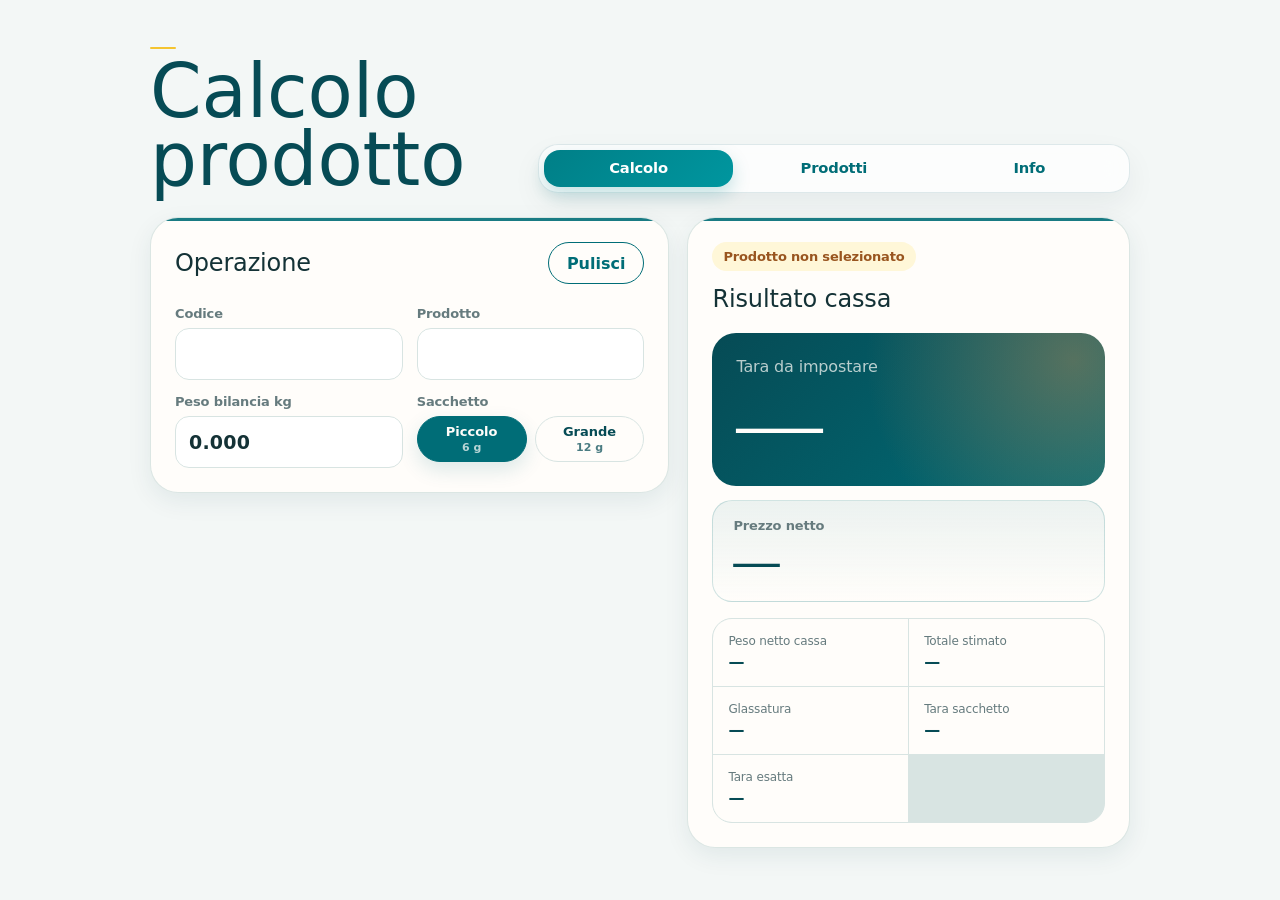
<file: index.html>
<!doctype html>
<html lang="it">
<head>
  <meta charset="utf-8">
  <meta name="viewport" content="width=device-width, initial-scale=1">
  <title>Calcolo prodotto</title>
  <link rel="stylesheet" href="style.css">
</head>
<body data-page="calcolo">
<main class="shell shell-narrow shell-calcolo">
  <header class="topbar">
    <div>
      <p class="eyebrow"> </p>
      <h1>Calcolo prodotto</h1>
    </div>

    <nav class="main-nav" aria-label="Navigazione">
      <a class="active" href="index.html">Calcolo</a>
      <a href="prodotti.html">Prodotti</a>
      <a href="info.html">Info</a>
    </nav>
  </header>

  <section class="grid grid-calcolo">
    <article class="card card-input step-card">
      <div class="card-head">
        <h2>Operazione</h2>
        <button class="ghost" id="pulisciCalcolo" type="button">Pulisci</button>
      </div>

      <div class="form-grid two">
        <label class="suggest-field">
          <span>Codice</span>
          <input id="codiceInput" inputmode="numeric" autocomplete="off">
        </label>

        <label class="suggest-field">
          <span>Prodotto</span>
          <input id="prodottoInput" autocomplete="off">
        </label>

        <label>
          <span>Peso bilancia kg</span>
          <input id="pesoInput" type="number" min="0" step="0.001" value="0.000" inputmode="decimal" autocomplete="off">
        </label>

        <label class="sacchetto-field">
          <span>Sacchetto</span>
          <select id="sacchettoInput">
            <option value="6">Piccolo</option>
            <option value="12">Grande</option>
          </select>
          <div class="sacchetto-buttons" id="sacchettoButtons" aria-label="Tipo sacchetto"></div>
        </label>
      </div>
    </article>

    <article class="card card-result">
      <div class="result-status" id="statoProdotto">Prodotto non selezionato</div>
      <h2>Risultato cassa</h2>
      <div class="result-main">
        <span>Tara da impostare</span>
        <strong id="taraImpostare">—</strong>
      </div>
      <div class="result-price">
        <span>Prezzo netto</span>
        <strong id="prezzoApplicato">—</strong>
      </div>
      <dl class="metrics">
        <div><dt>Peso netto cassa</dt><dd id="pesoNetto">—</dd></div>
        <div><dt>Totale stimato</dt><dd id="totaleStimato">—</dd></div>
        <div><dt>Glassatura</dt><dd id="glassatura">—</dd></div>
        <div><dt>Tara sacchetto</dt><dd id="taraSacchetto">—</dd></div>
        <div><dt>Tara esatta</dt><dd id="taraEsatta">—</dd></div>
      </dl>
    </article>
  </section>

  <div class="mobile-actionbar" aria-label="Azioni rapide">
    <button id="nuovoArticoloMobile" type="button">Nuovo articolo</button>
  </div>
</main>

<div class="toast" id="messaggio" role="status" aria-live="polite"></div>
<script src="app.js"></script>
</body>
</html>
</file>
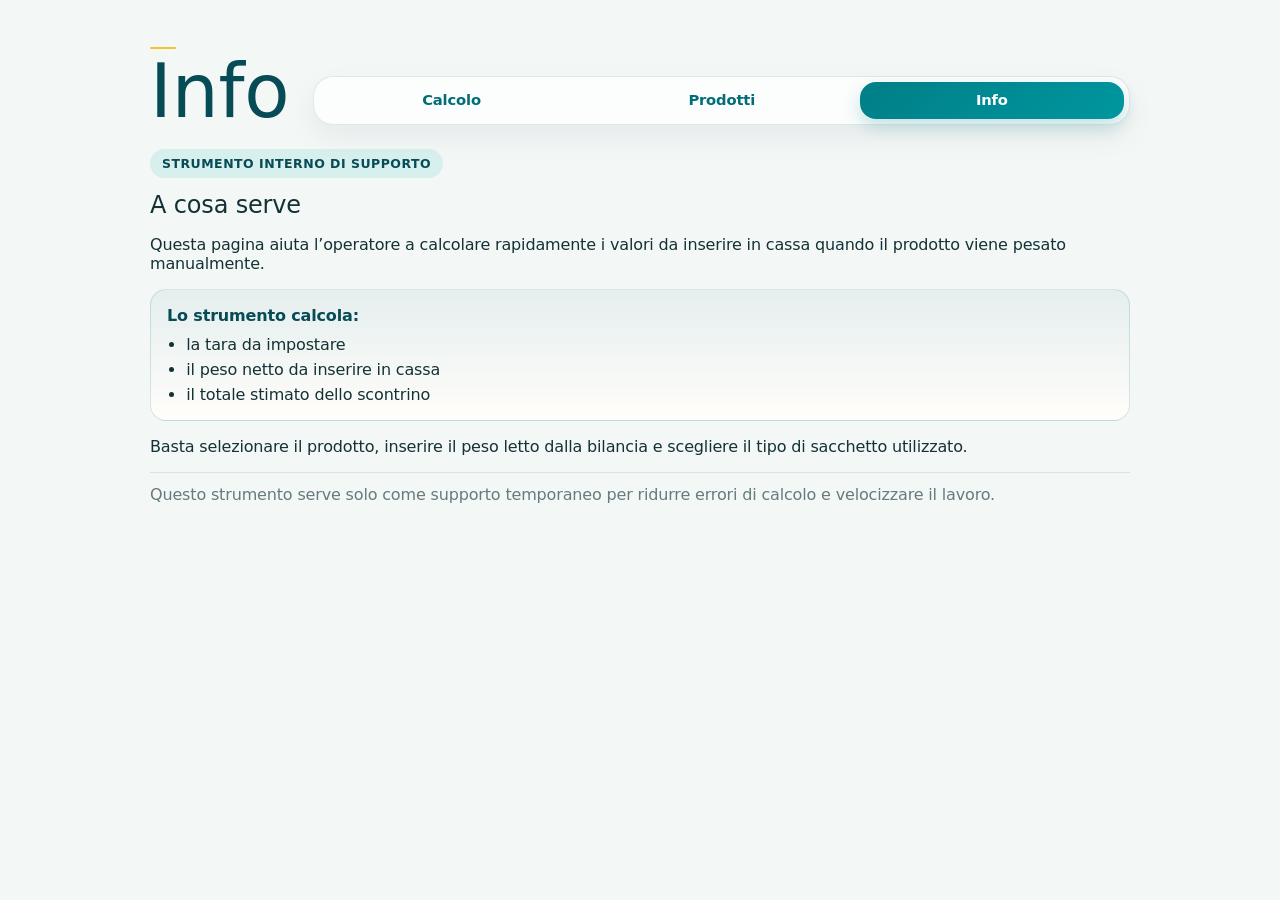
<file: info.html>
<!doctype html>
<html lang="it">
<head>
  <meta charset="utf-8">
  <meta name="viewport" content="width=device-width, initial-scale=1">
  <title>Info - Calcolo prodotto</title>
  <link rel="stylesheet" href="style.css">
</head>
<body data-page="info">
<main class="shell shell-narrow shell-info">
  <header class="topbar info-topbar">
    <div>
      <p class="eyebrow"></p>
      <h1>Info</h1>
    </div>

    <nav class="main-nav" aria-label="Navigazione">
      <a href="index.html">Calcolo</a>
      <a href="prodotti.html">Prodotti</a>
      <a class="active" href="info.html">Info</a>
    </nav>
  </header>

  <p class="info-kicker">Strumento interno di supporto</p>

  <h2>A cosa serve</h2>

  <p>
    Questa pagina aiuta l’operatore a calcolare rapidamente i valori da inserire
    in cassa quando il prodotto viene pesato manualmente.
  </p>

  <div class="info-highlight">
    <span>Lo strumento calcola:</span>
    <ul>
      <li>la tara da impostare</li>
      <li>il peso netto da inserire in cassa</li>
      <li>il totale stimato dello scontrino</li>
    </ul>
  </div>

  <p>
    Basta selezionare il prodotto, inserire il peso letto dalla bilancia e scegliere
    il tipo di sacchetto utilizzato.
  </p>

  <p class="info-muted">
    Questo strumento serve solo come
    supporto temporaneo per ridurre errori di calcolo e velocizzare il lavoro.
  </p>
  </p>
</main>
</body>
</html>
</file>
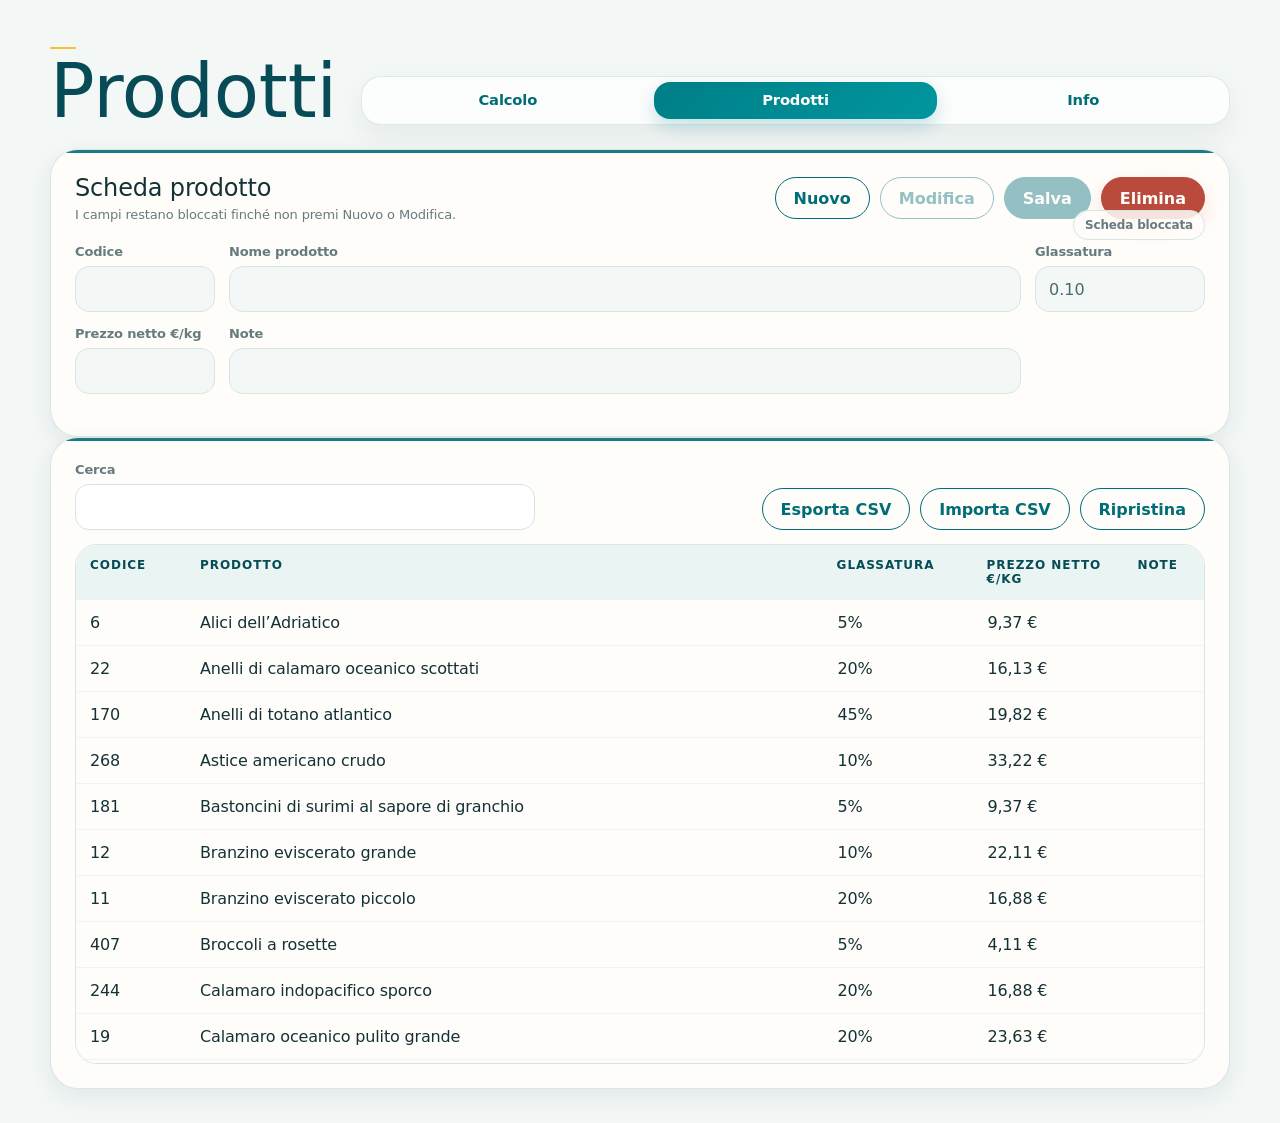
<file: prodotti.html>
<!doctype html>
<html lang="it">
<head>
  <meta charset="utf-8">
  <meta name="viewport" content="width=device-width, initial-scale=1">
  <title>Prodotti</title>
  <link rel="stylesheet" href="style.css">
</head>
<body data-page="prodotti">
  <main class="shell">
    <header class="topbar">
      <div>
        <p class="eyebrow"> </p>
        <h1>Prodotti</h1>
      </div>
      <nav class="main-nav" aria-label="Navigazione">
        <a href="index.html">Calcolo</a>
        <a class="active" href="prodotti.html">Prodotti</a>
        <a href="info.html">Info</a>
      </nav>
    </header>

    <section class="card">
      <div class="card-head">
        <div>
          <h2>Scheda prodotto</h2>
          <p class="card-note">I campi restano bloccati finché non premi Nuovo o Modifica.</p>
        </div>
        <div class="actions">
          <button class="ghost" id="nuovoProdotto" type="button">Nuovo</button>
          <button class="ghost" id="modificaProdotto" type="button" disabled>Modifica</button>
          <button id="salvaProdotto" type="button" disabled>Salva</button>
          <button class="danger" id="eliminaProdotto" type="button">Elimina</button>
        </div>
      </div>

      <div class="form-grid product-editor">
        <input id="idProdotto" type="hidden">
        <label>
          <span>Codice</span>
          <input id="editCodice" autocomplete="off">
        </label>
        <label class="wide">
          <span>Nome prodotto</span>
          <input id="editNome" autocomplete="off">
        </label>
        <label>
          <span>Glassatura</span>
          <input id="editGlassatura" type="number" min="0" step="0.01">
        </label>
        <label>
          <span>Prezzo netto €/kg</span>
          <input id="editPrezzo" type="number" min="0" step="0.01">
        </label>
        <label class="wide">
          <span>Note</span>
          <input id="editNote" autocomplete="off">
        </label>
      </div>
    </section>

    <section class="card products-card">
      <div class="table-toolbar">
        <label class="search">
          <span>Cerca</span>
          <input id="cercaProdotti" autocomplete="off">
        </label>
        <div class="mini-actions">
          <button class="ghost" id="esportaProdotti" type="button">Esporta CSV</button>
          <label class="file-button">
            Importa CSV
            <input id="importaProdotti" type="file" accept=".csv,.txt,text/csv,application/json">
          </label>
          <button class="ghost" id="ripristinaProdotti" type="button">Ripristina</button>
        </div>
      </div>

      <div class="table-wrap">
        <table>
          <thead>
            <tr>
              <th>Codice</th>
              <th>Prodotto</th>
              <th>Glassatura</th>
              <th>Prezzo netto €/kg</th>
              <th>Note</th>
            </tr>
          </thead>
          <tbody id="tabellaProdotti"></tbody>
        </table>
      </div>
    </section>
  </main>

  <div class="toast" id="messaggio" role="status" aria-live="polite"></div>
  <script src="prodotti-fallback.js"></script>
  <script src="app.js"></script>
</body>
</html>
</file>
<file: style.css>
:root {
  --bg: #f3f7f6;
  --panel: #fffdfa;
  --ink: #143236;
  --muted: #667b7e;
  --line: #d8e4e2;
  --soft: #edf4f2;
  --accent: #006d77;
  --accent-deep: #064b55;
  --accent-soft: #d7efed;
  --accent-2: #f28c45;
  --accent-2-soft: #fff0e3;
  --accent-2: #f4c430;
  --accent-2-soft: #fff7d8;
  --danger: #b94a3c;
  --shadow: 0 22px 55px rgba(3, 67, 74, .10);
  --radius-lg: 28px;
  --radius-md: 16px;


}

* { box-sizing: border-box; }

body {
  margin: 0;
  min-height: 100vh;
  background:
    radial-gradient(circle at 10% 8%, rgba(242, 140, 69, .16), transparent 28rem),
    radial-gradient(circle at 88% 0%, rgba(0, 109, 119, .14), transparent 34rem),
    linear-gradient(180deg, #f8fbfa 0%, var(--bg) 52%, #eef7f5 100%);
  color: var(--ink);
  font-family: Inter, ui-sans-serif, system-ui, -apple-system, BlinkMacSystemFont, "Segoe UI", sans-serif;
  letter-spacing: -.01em;
}

body::before {
  content: "";
  position: fixed;
  inset: 0;
  pointer-events: none;
  opacity: .45;
  background-image:
    radial-gradient(ellipse at 50% 100%, transparent 58%, rgba(0, 109, 119, .08) 59%, transparent 61%),
    radial-gradient(ellipse at 50% 100%, transparent 58%, rgba(242, 140, 69, .08) 59%, transparent 61%);
  background-size: 220px 72px, 260px 86px;
  background-position: 0 100%, 80px 101%;
  mask-image: linear-gradient(to bottom, transparent 0%, #000 34%, #000 100%);
}

button, input, select { font: inherit; }

button {
  border: 1px solid var(--accent);
  background: var(--accent);
  color: #fffdfa;
  min-height: 42px;
  padding: 0 18px;
  border-radius: 999px;
  cursor: pointer;
  font-weight: 650;
  box-shadow: 0 8px 20px rgba(0, 109, 119, .14);
  transition: transform .16s ease, box-shadow .16s ease, background .16s ease, border-color .16s ease;
}

button:hover {
  transform: translateY(-1px);
  background: var(--accent-deep);
  border-color: var(--accent-deep);
  box-shadow: 0 12px 24px rgba(0, 109, 119, .18);
}

button:disabled { opacity: .42; cursor: not-allowed; transform: none; box-shadow: none; }

button.ghost {
  background: rgba(255, 253, 250, .66);
  color: var(--accent);
  box-shadow: none;
}

button.ghost:hover {
  background: var(--accent-soft);
  border-color: var(--accent);
}

button.danger {
  border-color: var(--danger);
  background: var(--danger);
  box-shadow: 0 8px 20px rgba(185, 74, 60, .14);
}

.shell {
  position: relative;
  width: min(1180px, calc(100% - 36px));
  margin: 0 auto;
  padding: 34px 0;
}

.topbar {
  display: flex;
  align-items: end;
  justify-content: space-between;
  gap: 24px;
  margin-bottom: 24px;
}

.eyebrow {
  display: inline-flex;
  align-items: center;
  gap: 9px;
  margin: 0 0 8px;
  color: var(--accent);
  text-transform: uppercase;
  font-size: 12px;
  font-weight: 800;
  letter-spacing: .18em;

}

.eyebrow::before {
  content: "";
  width: 26px;
  height: 2px;
  border-radius: 999px;
  background: var(--accent-2);
}

h1, h2 {
  margin: 0;
  font-family: Georgia, "Times New Roman", serif;
  font-weight: 500;
}

h1 {
  max-width: 760px;
  font-size: clamp(38px, 6vw, 74px);
  line-height: .92;
  color: var(--accent-deep);
}

h2 { font-size: 24px; color: var(--ink); }

.status-pill {
  border: 1px solid var(--line);
  background: rgba(255, 253, 250, .72);
  color: var(--muted);
  border-radius: 999px;
  padding: 12px 16px;
  white-space: nowrap;
}

.grid {
  display: grid;
  grid-template-columns: minmax(0, 1.08fr) minmax(360px, .92fr);
  gap: 18px;
  margin-bottom: 18px;
}

.card {
  position: relative;
  overflow: hidden;
  background: rgba(255, 253, 250, .88);
  border: 1px solid rgba(216, 228, 226, .9);
  border-radius: var(--radius-lg);
  padding: 24px;
  box-shadow: var(--shadow);
  backdrop-filter: blur(10px);
}

.card::before {
  content: "";
  position: absolute;
  inset: 0 0 auto;
  height: 4px;
  background: linear-gradient(90deg, var(--accent), #79c7c1, var(--accent-2));
  opacity: .9;
}

.card-head {
  display: flex;
  align-items: center;
  justify-content: space-between;
  gap: 18px;
  margin-bottom: 22px;
}

.actions,
.mini-actions {
  display: flex;
  align-items: center;
  gap: 10px;
  flex-wrap: wrap;
}

.form-grid {
  display: grid;
  grid-template-columns: repeat(4, minmax(0, 1fr));
  gap: 14px;
}

.form-grid.two { grid-template-columns: repeat(2, minmax(0, 1fr)); }

.product-editor {
  grid-template-columns: 140px minmax(220px, 1.4fr) 140px 170px;
  margin-bottom: 18px;
}

.wide { grid-column: span 2; }

label span {
  display: block;
  margin: 0 0 7px;
  color: var(--muted);
  font-size: 13px;
  font-weight: 650;
}

input,
select {
  width: 100%;
  height: 46px;
  border: 1px solid var(--line);
  border-radius: 14px;
  background: #fff;
  color: var(--ink);
  padding: 0 13px;
  outline: none;
  transition: border-color .16s ease, box-shadow .16s ease, background .16s ease;
}

input:focus,
select:focus {
  border-color: var(--accent);
  box-shadow: 0 0 0 4px rgba(0, 109, 119, .10);
}

.result-status {
  display: inline-flex;
  width: fit-content;
  margin-bottom: 14px;
  padding: 7px 11px;
  border-radius: 999px;
  background: var(--accent-2-soft);
  color: #99551f;
  font-size: 13px;
  font-weight: 750;
}

.result-main {
  display: grid;
  gap: 8px;
  border-radius: 24px;
  padding: 24px;
  background:
    radial-gradient(circle at 92% 18%, rgba(242, 140, 69, .35), transparent 13rem),
    linear-gradient(135deg, var(--accent-deep), var(--accent));
  color: #fffdfa;
  margin: 20px 0 16px;
}

.result-main span { color: rgba(255,253,250,.72); }

.result-main strong {
  font-size: clamp(48px, 8vw, 86px);
  line-height: .9;
  font-family: Georgia, "Times New Roman", serif;
  font-weight: 500;
}


.result-price {
  display: grid;
  gap: 5px;
  margin: -2px 0 16px;
  padding: 17px 20px;
  border: 1px solid rgba(0, 109, 119, .18);
  border-radius: 20px;
  background: linear-gradient(180deg, rgba(0, 109, 119, .075), rgba(255, 253, 250, .96));
}

.result-price span {
  color: var(--muted);
  font-size: 13px;
  font-weight: 700;
}

.result-price strong {
  color: var(--accent-deep);
  font-size: clamp(30px, 5vw, 46px);
  line-height: 1;
  font-family: Georgia, "Times New Roman", serif;
  font-weight: 550;
}

.metrics {
  display: grid;
  grid-template-columns: repeat(2, 1fr);
  gap: 1px;
  margin: 0;
  overflow: hidden;
  border: 1px solid var(--line);
  border-radius: 20px;
  background: var(--line);
}

.metrics div {
  background: #fffdfa;
  padding: 15px;
}

.metrics dt {
  color: var(--muted);
  font-size: 12px;
  margin-bottom: 4px;
}

.metrics dd {
  margin: 0;
  font-weight: 750;
  color: var(--accent-deep);
}

.table-toolbar {
  display: flex;
  justify-content: space-between;
  align-items: end;
  gap: 18px;
  margin-bottom: 14px;
}

.search { width: min(460px, 100%); }

.file-button {
  position: relative;
  display: inline-grid;
  place-items: center;
  min-height: 42px;
  padding: 0 18px;
  border: 1px solid var(--accent);
  border-radius: 999px;
  color: var(--accent);
  background: rgba(255, 253, 250, .66);
  font-weight: 650;
  cursor: pointer;
}

.file-button input {
  position: absolute;
  inset: 0;
  opacity: 0;
  cursor: pointer;
}

.table-wrap {
  border: 1px solid var(--line);
  border-radius: 22px;
  overflow: auto;
  max-height: 520px;
  background: #fffdfa;
}

table {
  width: 100%;
  border-collapse: collapse;
  min-width: 820px;
}

th,
td {
  text-align: left;
  padding: 13px 14px;
  border-bottom: 1px solid var(--soft);
  vertical-align: top;
}

th {
  position: sticky;
  top: 0;
  z-index: 1;
  background: #eaf5f3;
  color: var(--accent-deep);
  font-size: 12px;
  text-transform: uppercase;
  letter-spacing: .08em;
}

tbody tr { cursor: pointer; }

tbody tr:hover,
tbody tr.active { background: #edf8f6; }

td:nth-child(1) { width: 110px; }
td:nth-child(3), td:nth-child(4) { width: 150px; white-space: nowrap; }

.main-nav {
  display: flex;
  gap: 8px;
  padding: 5px;
  border: 1px solid var(--line);
  border-radius: 999px;
  background: rgba(255, 253, 250, .78);
  box-shadow: 0 8px 24px rgba(3, 67, 74, .06);
}

.main-nav a {
  color: var(--accent);
  text-decoration: none;
  border-radius: 999px;
  padding: 10px 15px;
  font-weight: 750;
}

.main-nav a.active {
  background: var(--accent);
  color: #fffdfa;
}

.shell-narrow { width: min(980px, calc(100% - 36px)); }

.suggest-field { position: relative; }

.suggestions {
  position: absolute;
  left: 0;
  right: 0;
  top: calc(100% + 6px);
  z-index: 10;
  display: none;
  overflow: hidden;
  border: 1px solid var(--line);
  border-radius: 16px;
  background: #fffdfa;
  box-shadow: 0 18px 34px rgba(3, 67, 74, .14);
}

.suggestions.open { display: block; }

.suggestions button {
  display: block;
  width: 100%;
  min-height: 40px;
  padding: 10px 13px;
  border: 0;
  border-radius: 0;
  background: transparent;
  color: var(--ink);
  text-align: left;
  transform: none;
  box-shadow: none;
}

.suggestions button:hover {
  background: var(--accent-soft);
  border-color: transparent;
}

.toast {
  position: fixed;
  left: 50%;
  bottom: 22px;
  z-index: 20;
  max-width: calc(100% - 36px);
  padding: 12px 16px;
  border: 1px solid rgba(255, 255, 255, .22);
  border-radius: 999px;
  background: var(--accent-deep);
  color: #fffdfa;
  box-shadow: 0 14px 28px rgba(3, 67, 74, .18);
  opacity: 0;
  pointer-events: none;
  transform: translate(-50%, 10px);
  transition: opacity .18s ease, transform .18s ease;
}

.toast.show {
  opacity: 1;
  transform: translate(-50%, 0);
}

@media (max-width: 900px) {
  .topbar,
  .table-toolbar {
    /*align-items: stretch;*/
    /*flex-direction: column;*/
  }

  .grid,
  .form-grid.two,
  .product-editor { grid-template-columns: 1fr; }

  .wide { grid-column: auto; }
  .status-pill { white-space: normal; }
  .metrics { grid-template-columns: 1fr; }
  .main-nav { width: fit-content; }
}

/* Suggerimenti prodotto */
.suggestions {
  border-radius: 20px;
  padding: 6px;
  background: rgba(255, 253, 250, .98);
  box-shadow: 0 22px 46px rgba(3, 67, 74, .18);
}

.suggestions-head {
  padding: 8px 11px 7px;
  color: var(--muted);
  font-size: 11px;
  font-weight: 800;
  letter-spacing: .12em;
  text-transform: uppercase;
}

.suggestions button {
  min-height: unset;
  padding: 0;
  border-radius: 14px;
  overflow: hidden;
}

.suggestions button + button { margin-top: 4px; }

.suggestion-row {
  display: grid;
  grid-template-columns: 86px minmax(0, 1fr);
  gap: 10px;
  align-items: center;
  width: 100%;
  padding: 10px;
}

.suggestion-code {
  display: inline-grid;
  place-items: center;
  min-height: 30px;
  border-radius: 999px;
  background: var(--accent-soft);
  color: var(--accent-deep);
  font-size: 13px;
  font-weight: 850;
  letter-spacing: .02em;
}

.suggestion-body {
  display: grid;
  min-width: 0;
  gap: 2px;
}

.suggestion-name {
  overflow: hidden;
  color: var(--ink);
  font-weight: 760;
  white-space: nowrap;
  text-overflow: ellipsis;
}

.suggestion-meta {
  overflow: hidden;
  color: var(--muted);
  font-size: 12px;
  font-weight: 600;
  white-space: nowrap;
  text-overflow: ellipsis;
}

.suggestions button:hover .suggestion-code {
  background: var(--accent);
  color: #fffdfa;
}

/* Scheda prodotti più protetta */
.card-note {
  margin: 5px 0 0;
  color: var(--muted);
  font-size: 13px;
}

.product-editor input:disabled {
  background: #f3f8f7;
  color: #49696d;
  cursor: not-allowed;
  -webkit-text-fill-color: #49696d;
}

.editor-locked .product-editor {
  position: relative;
}

.editor-locked .product-editor::after {
  content: "Scheda bloccata";
  position: absolute;
  right: 0;
  top: -34px;
  border: 1px solid var(--line);
  border-radius: 999px;
  padding: 7px 11px;
  background: rgba(255, 253, 250, .86);
  color: var(--muted);
  font-size: 12px;
  font-weight: 800;
}

@media (max-width: 640px) {
  .suggestion-row { grid-template-columns: 70px minmax(0, 1fr); }
  .editor-locked .product-editor::after { position: static; grid-column: 1 / -1; width: fit-content; }
}

/* Input rapido peso */
#pesoInput {
  font-size: 19px;
  font-weight: 750;
  letter-spacing: .01em;
}

/* Sacchetto come scelta rapida */
.sacchetto-field .select-hidden {
  position: absolute;
  width: 1px;
  height: 1px;
  padding: 0;
  margin: -1px;
  overflow: hidden;
  clip: rect(0, 0, 0, 0);
  white-space: nowrap;
  border: 0;
}

.sacchetto-buttons {
  display: grid;
  grid-template-columns: repeat(2, minmax(0, 1fr));
  gap: 8px;
}

.sacchetto-btn {
  min-height: 46px;
  padding: 7px 10px;
  border-color: var(--line);
  background: #fffdfa;
  color: var(--accent-deep);
  box-shadow: none;
}

.sacchetto-btn:hover {
  background: var(--accent-soft);
  border-color: var(--accent);
  box-shadow: none;
}

.sacchetto-btn.active {
  background: var(--accent);
  border-color: var(--accent);
  color: #fffdfa;
  box-shadow: 0 8px 20px rgba(0, 109, 119, .14);
}

.sacchetto-btn span,
.sacchetto-btn small {
  display: block;
  margin: 0;
  color: inherit;
  line-height: 1.05;
}

.sacchetto-btn small {
  margin-top: 3px;
  opacity: .72;
  font-size: 11px;
  font-weight: 750;
}

/* Revisione mobile/tablet e suggerimenti più sobri */
.shell-calcolo {
  width: min(980px, calc(100% - 28px));
}

.grid-calcolo {
  align-items: start;
}

.step-card input,
.step-card select {
  height: 52px;
  font-size: 17px;
}

.card-result {
  position: sticky;
  top: 16px;
}

.result-pop .result-main {
  animation: resultPulse .34s ease;
}

@keyframes resultPulse {
  0% { transform: scale(.99); }
  60% { transform: scale(1.012); }
  100% { transform: scale(1); }
}

.suggestions {
  top: calc(100% + 4px);
  z-index: 30;
  max-height: min(330px, 52vh);
  overflow: auto;
  padding: 4px;
  border-radius: 14px;
  border-color: #dbe7e5;
  background: #fffefa;
  box-shadow: 0 12px 28px rgba(3, 67, 74, .10);
}

.suggestions-head { display: none; }

.suggestions button {
  min-height: 54px;
  padding: 9px 10px;
  border-radius: 10px;
  background: transparent;
}

.suggestions button + button {
  margin-top: 1px;
  border-top: 1px solid var(--soft);
}

.suggestions button:hover,
.suggestions button:focus-visible {
  background: #f2f8f7;
  outline: none;
}

.suggestion-row {
  display: grid;
  grid-template-columns: 1fr;
  gap: 2px;
  align-items: center;
  width: 100%;
  padding: 0;
}

.suggestion-code { display: none; }

.suggestion-name {
  color: var(--ink);
  font-size: 15px;
  font-weight: 690;
  line-height: 1.18;
  white-space: nowrap;
  overflow: hidden;
  text-overflow: ellipsis;
}

.suggestion-meta {
  color: var(--muted);
  font-size: 12px;
  font-weight: 520;
  line-height: 1.2;
  white-space: nowrap;
  overflow: hidden;
  text-overflow: ellipsis;
}

.suggestions button:hover .suggestion-code {
  background: transparent;
  color: inherit;
}

.mobile-actionbar {
  display: none;
}

@media (max-width: 900px) {
  body {
    background: linear-gradient(180deg, #f8fbfa 0%, var(--bg) 100%);
  }

  body::before { display: none; }

  .shell,
  .shell-narrow,
  .shell-calcolo {
    width: min(100% - 24px, 760px);
    padding: 18px 0 96px;
  }

  .topbar {
    gap: 14px;
    margin-bottom: 16px;
  }

  h1 {
    font-size: clamp(34px, 10vw, 52px);
  }

  .card {
    border-radius: 22px;
    padding: 18px;
  }

  .card-result {
    position: static;
  }

  .result-main {
    margin: 14px 0 12px;
    padding: 20px;
    border-radius: 20px;
  }

  .result-main strong {
    font-size: clamp(58px, 17vw, 96px);
  }

  .result-price {
    margin-bottom: 12px;
    padding: 15px 17px;
    border-radius: 18px;
  }

  .result-price strong {
    font-size: clamp(32px, 10vw, 44px);
  }

  .sacchetto-buttons {
    grid-template-columns: repeat(2, minmax(0, 1fr));
  }

  .sacchetto-btn {
    min-height: 56px;
  }

  .mobile-actionbar {
    display: block;
    position: fixed;
    left: 0;
    right: 0;
    bottom: 0;
    z-index: 25;
    padding: 10px 12px calc(10px + env(safe-area-inset-bottom));
    background: rgba(248, 251, 250, .90);
    border-top: 1px solid rgba(216, 228, 226, .9);
    backdrop-filter: blur(12px);
  }

  .mobile-actionbar button {
    width: 100%;
    min-height: 54px;
    font-size: 16px;
  }
}

@media (max-width: 560px) {
  .shell,
  .shell-narrow,
  .shell-calcolo {
    width: calc(100% - 10vw);
    padding-top: 10px;
  }

  .eyebrow { display: none; }

  .main-nav {
    width: 100%;
    display: grid;
    grid-template-columns: 1fr 1fr;
  }

  .main-nav a {
    text-align: center;
    padding: 11px 10px;
  }

  .card-head {
    margin-bottom: 16px;
  }

  .card-head h2 {
    font-size: 21px;
  }

  .form-grid {
    gap: 12px;
  }

  .step-card input,
  .step-card select,
  input,
  select {
    height: 54px;
    border-radius: 13px;
  }

  #pesoInput {
    font-size: 22px;
  }

  .suggestions {
    position: fixed;
    left: 9px;
    right: 9px;
    top: auto;
    bottom: calc(76px + env(safe-area-inset-bottom));
    max-height: 42vh;
    border-radius: 16px;
  }

  .suggestions button {
    min-height: 58px;
    padding: 10px 12px;
  }

  .suggestion-name {
    font-size: 16px;
  }

  .metrics {
    grid-template-columns: 1fr 1fr;
  }

  .metrics div {
    padding: 12px;
  }

  .table-toolbar,
  .actions,
  .mini-actions {
    align-items: stretch;
  }

  .actions button,
  .mini-actions button,
  .file-button {
    width: 100%;
  }
}

@media (max-width: 380px) {
  .metrics { grid-template-columns: 1fr; }
  .card { padding: 15px; }
}

/* Revisione: suggerimenti con focus codice e azione mobile meno accidentale */
.suggestions {
  padding: 3px;
  background: #fffefa;
  box-shadow: 0 10px 24px rgba(3, 67, 74, .08);
}

.suggestions button {
  min-height: 52px;
  padding: 8px 9px;
}

.suggestion-row.code-focused {
  display: grid;
  grid-template-columns: 86px minmax(0, 1fr);
  gap: 10px;
  align-items: center;
}

.suggestion-code {
  display: block;
  color: var(--ink);
  font-family: ui-monospace, SFMono-Regular, Menlo, Monaco, Consolas, "Liberation Mono", monospace;
  font-size: 18px;
  font-weight: 760;
  letter-spacing: .01em;
  line-height: 1;
  padding: 8px 7px;
  border-radius: 9px;
  background: #f4f7f6;
  text-align: center;
  white-space: nowrap;
}

.suggestion-body {
  display: grid;
  gap: 3px;
  min-width: 0;
}

.suggestion-name {
  font-size: 14px;
  font-weight: 620;
}

.suggestion-meta {
  font-size: 12px;
}

.suggestions button:hover .suggestion-code,
.suggestions button:focus-visible .suggestion-code {
  background: #e9f2f0;
  color: var(--ink);
}

.mobile-actionbar {
  pointer-events: none;
}

.mobile-actionbar button {
  pointer-events: auto;
  width: auto;
  min-width: min(72vw, 360px);
  max-width: calc(100vw - 24px);
  margin: 0 auto;
  display: block;
  background: #ffffff;
  color: var(--ink);
  border: 1px solid #ccdcda;
  box-shadow: 0 8px 22px rgba(3, 67, 74, .08);
}

.mobile-actionbar button.confirming {
  background: #fff3df;
  border-color: #efc47d;
  color: #593800;
}

@media (max-width: 560px) {
  .suggestion-row.code-focused {
    grid-template-columns: 92px minmax(0, 1fr);
  }

  .suggestion-code {
    font-size: 20px;
    padding: 9px 7px;
  }

  .suggestion-name {
    font-size: 14px;
  }

  .mobile-actionbar button {
    min-height: 48px;
    font-size: 15px;
  }
}

/* Navigazione elegante tipo tab bar */

.main-nav {
  display: flex;
  align-items: center;
  gap: 0.35rem;
  width: 100%;
  padding: 0.3rem;
  border-radius: 1.25rem;
  background: rgba(255, 255, 255, 0.72);
  border: 1px solid rgba(0, 86, 96, 0.12);
  backdrop-filter: blur(12px);
  box-shadow: 0 12px 30px rgba(0, 40, 50, 0.06);
}

.main-nav a {
  flex: 1 1 0;
  display: flex;
  align-items: center;
  justify-content: center;
  min-width: 0;
  min-height: 2.35rem;
  padding: 0 0.65rem;
  border-radius: 1rem;
  text-decoration: none;
  color: var(--accent, #007f87);
  font-size: 0.92rem;
  font-weight: 800;
  line-height: 1;
  white-space: nowrap;
}

.main-nav a.active {
  background: linear-gradient(135deg, #007f87, #00969f);
  color: #fff;
  box-shadow: 0 8px 18px rgba(0, 127, 135, 0.22);
}

.main-nav a:not(.active):hover {
  background: rgba(0, 127, 135, 0.08);
}

@media (max-width: 640px) {
  .main-nav {
    border-radius: 1.1rem;
    padding: 0.25rem;
    gap: 0.25rem;
  }

  .main-nav a {
    min-height: 2.15rem;
    padding: 0 0.35rem;
    border-radius: 0.85rem;
    font-size: 0.84rem;
  }
}

@media (max-width: 640px) {
  .shell-info .topbar h1 {
    font-size: clamp(2rem, 9vw, 2.65rem);
    line-height: 0.95;
  }
}


body {
  background: #f3f7f6;
}

body::before {
  display: none;
}

.card {
  background: #fffdfa;
  box-shadow: 0 8px 24px rgba(3, 67, 74, .08);
  backdrop-filter: none;
}

h1, h2 {
  font-family: Inter, ui-sans-serif, system-ui, sans-serif;
}

.card::before {
  height: 3px;
  background: var(--accent);
}

/* Info page */

.info-panel {
  display: grid;
  gap: 1rem;
  max-width: 760px;
  margin-inline: auto;
}

.info-panel h2 {
  margin-top: 0.15rem;
}

.info-panel p {
  margin: 0;
  color: var(--ink);
  font-size: 1rem;
  line-height: 1.65;
}

.info-kicker {
  width: fit-content;
  padding: 0.45rem 0.75rem;
  border-radius: 999px;
  background: var(--accent-soft);
  color: var(--accent-deep);
  font-size: 0.78rem;
  font-weight: 800;
  letter-spacing: 0.04em;
  text-transform: uppercase;
}

.info-highlight {
  display: grid;
  gap: 0.65rem;
  padding: 1rem;
  border: 1px solid rgba(0, 109, 119, 0.16);
  border-radius: var(--radius-md);
  background: linear-gradient(180deg, rgba(0, 109, 119, 0.06), #fffdfa);
}

.info-highlight span {
  color: var(--accent-deep);
  font-weight: 800;
}

.info-highlight ul {
  margin: 0;
  padding-left: 1.2rem;
}

.info-highlight li + li {
  margin-top: 0.35rem;
}

.info-muted {
  padding-top: 0.75rem;
  border-top: 1px solid var(--line);
  color: var(--muted) !important;
}
</file>
